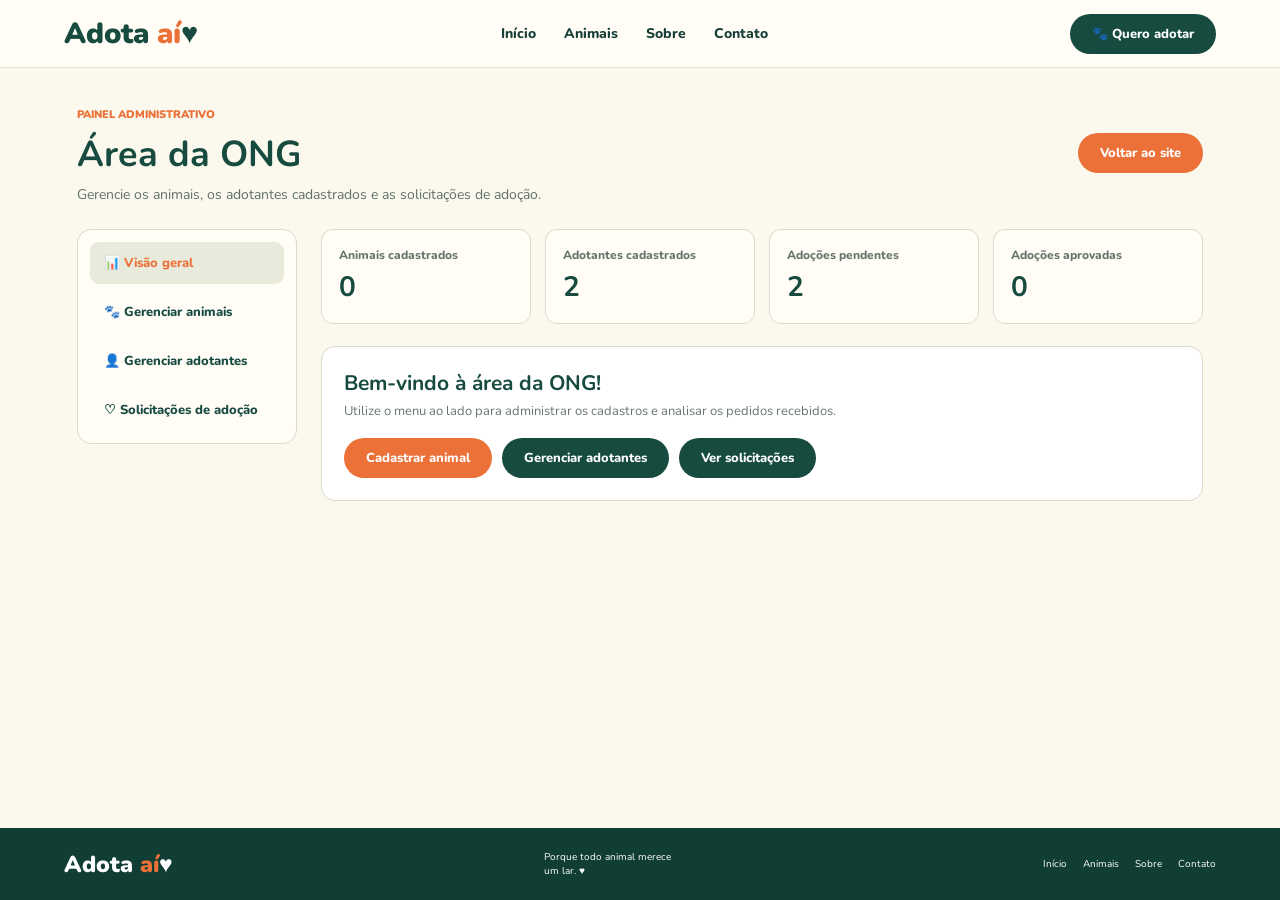
<file: ONG.html>
<!DOCTYPE html>
<html lang="pt-BR">
<head>
    <meta charset="UTF-8">
    <meta name="viewport" content="width=device-width, initial-scale=1.0">
    <title>Adota aí | Área da ONG</title>
    <link href="https://fonts.googleapis.com/css2?family=Nunito:wght@400;600;700;800;900&display=swap" rel="stylesheet">
    <link rel="stylesheet" href="style.css">
    <style>
        .ong-main {
            padding: 34px 6% 55px;
            max-width: 1440px;
            width: 100%;
            margin: 0 auto;
        }

        .ong-heading {
            display: flex;
            justify-content: space-between;
            align-items: center;
            gap: 20px;
            margin-bottom: 25px;
        }

        .ong-heading h1 {
            margin: 6px 0;
            color: var(--green);
            font-size: 36px;
        }

        .ong-heading p {
            margin: 0;
            color: #617169;
            font-size: 14px;
        }

        .ong-layout {
            display: grid;
            grid-template-columns: 220px minmax(0, 1fr);
            gap: 24px;
            align-items: start;
        }

        .ong-sidebar {
            background: #fffdf6;
            border: 1px solid var(--line);
            border-radius: 14px;
            padding: 12px;
            display: flex;
            flex-direction: column;
            gap: 7px;
            position: sticky;
            top: 85px;
        }

        .ong-tab {
            border: 0;
            background: transparent;
            text-align: left;
            padding: 12px 14px;
            border-radius: 9px;
            color: var(--green);
            font: 800 13px Nunito;
            cursor: pointer;
        }

        .ong-tab.active,
        .ong-tab:hover {
            background: #e8eadb;
            color: var(--orange);
        }

        .ong-content {
            min-width: 0;
        }

        .ong-panel {
            display: none;
        }

        .ong-panel.active {
            display: block;
        }

        .stats {
            display: grid;
            grid-template-columns: repeat(4, minmax(0, 1fr));
            gap: 14px;
            margin-bottom: 22px;
        }

        .stat-card {
            background: #fffdf6;
            border: 1px solid var(--line);
            border-radius: 12px;
            padding: 17px;
        }

        .stat-card span {
            display: block;
            font-size: 12px;
            color: #66756e;
            font-weight: 800;
        }

        .stat-card strong {
            display: block;
            font-size: 28px;
            color: var(--green);
            margin-top: 5px;
        }

        .panel-card {
            background: white;
            border: 1px solid var(--line);
            border-radius: 14px;
            padding: 22px;
            margin-bottom: 18px;
        }

        .panel-card h2 {
            color: var(--green);
            font-size: 21px;
            margin: 0 0 5px;
        }

        .panel-description {
            margin: 0 0 18px;
            color: #69766f;
            font-size: 13px;
        }

        .animal-form {
            display: grid;
            grid-template-columns: repeat(2, minmax(0, 1fr));
            gap: 13px;
        }

        .animal-form label,
        .field {
            display: flex;
            flex-direction: column;
            gap: 5px;
            font-size: 12px;
            font-weight: 800;
        }

        .animal-form input,
        .animal-form select,
        .animal-form textarea,
        .search-admin,
        .adoption-status {
            width: 100%;
            border: 1px solid #d9d4c8;
            border-radius: 8px;
            padding: 11px;
            background: #fffdf8;
            font: 13px Nunito;
            color: var(--ink);
        }

        .animal-form textarea {
            min-height: 78px;
        }

        .full {
            grid-column: 1/-1;
        }

        .form-actions {
            display: flex;
            gap: 10px;
            align-items: center;
            flex-wrap: wrap;
        }

        .admin-list {
            display: grid;
            gap: 10px;
        }

        .admin-row {
            display: flex;
            align-items: center;
            justify-content: space-between;
            gap: 15px;
            padding: 13px;
            border: 1px solid var(--line);
            border-radius: 10px;
            background: #fffdf8;
        }

        .admin-row.clickable {
            cursor: pointer;
            transition: border-color .18s, box-shadow .18s, transform .18s;
        }

        .admin-row.clickable:hover,
        .admin-row.clickable:focus-visible {
            border-color: var(--green);
            box-shadow: 0 4px 14px #233b2b12;
            outline: none;
            transform: translateY(-1px);
        }

        .detail-hint {
            display: block;
            margin-top: 5px;
            color: #87928b;
            font-size: 10px;
            font-weight: 700;
        }

        .admin-row h3 {
            margin: 0 0 3px;
            font-size: 14px;
            color: var(--green);
        }

        .admin-row p {
            margin: 0;
            font-size: 12px;
            color: #65736c;
        }

        .row-actions {
            display: flex;
            gap: 7px;
            flex-wrap: wrap;
        }

        .small-btn {
            border: 0;
            border-radius: 20px;
            padding: 8px 12px;
            cursor: pointer;
            font: 800 11px Nunito;
        }

        .remove-btn,
        .deny-btn {
            background: #f8e4df;
            color: #a33f2d;
        }

        .edit-btn {
            background: #e8eadb;
            color: var(--green);
        }

        .accept-btn {
            background: var(--green);
            color: white;
        }

        .status {
            display: inline-block;
            padding: 4px 9px;
            border-radius: 20px;
            font-size: 10px;
            font-weight: 900;
            background: #eee9d9;
            color: #6a5c3f;
            margin-top: 5px;
        }

        .status.aprovada {
            background: #e1f0e7;
            color: #246343;
        }

        .status.negada {
            background: #f8e4df;
            color: #a33f2d;
        }

        .empty-state {
            color: #718078;
            font-size: 13px;
            padding: 18px;
            text-align: center;
            background: #fffdf8;
            border: 1px dashed var(--line);
            border-radius: 10px;
        }

        .notice {
            background: #fff4df;
            border: 1px solid #f0d9a9;
            color: #735624;
            padding: 12px 15px;
            border-radius: 10px;
            font-size: 12px;
            margin-bottom: 18px;
            line-height: 1.5;
        }

        .feedback-admin {
            font-size: 12px;
            font-weight: 800;
            color: var(--green);
            min-height: 18px;
        }

        .modal-backdrop {
            display: none;
            position: fixed;
            inset: 0;
            background: #10251f99;
            z-index: 10;
            padding: 20px;
            align-items: center;
            justify-content: center;
        }

        .modal-backdrop.open {
            display: flex;
        }

        .modal {
            background: #fffdf6;
            border-radius: 15px;
            padding: 23px;
            width: min(520px, 100%);
            max-height: 90vh;
            overflow: auto;
        }

        .modal h2 {
            margin-top: 0;
            color: var(--green);
        }

        .modal-actions {
            display: flex;
            justify-content: flex-end;
            gap: 8px;
            margin-top: 15px;
        }

        .detail-modal {
            width: min(760px, 100%);
        }

        .detail-section {
            margin-top: 18px;
        }

        .detail-section h3 {
            color: var(--green);
            font-size: 15px;
            margin: 0 0 10px;
            padding-bottom: 7px;
            border-bottom: 1px solid var(--line);
        }

        .detail-grid {
            display: grid;
            grid-template-columns: repeat(2, minmax(0, 1fr));
            gap: 10px;
        }

        .detail-item {
            min-width: 0;
            padding: 10px 12px;
            border: 1px solid var(--line);
            border-radius: 9px;
            background: #fff;
        }

        .detail-item.wide {
            grid-column: 1/-1;
        }

        .detail-label {
            display: block;
            margin-bottom: 4px;
            color: #718078;
            font-size: 10px;
            font-weight: 900;
            text-transform: uppercase;
            letter-spacing: .04em;
        }

        .detail-value {
            display: block;
            color: var(--ink);
            font-size: 13px;
            overflow-wrap: anywhere;
            white-space: pre-wrap;
        }

        .detail-photo {
            display: block;
            max-width: 180px;
            max-height: 150px;
            object-fit: cover;
            border-radius: 10px;
            margin: 0 0 12px;
        }

        @media(max-width:800px) {
            .ong-layout {
                grid-template-columns: 1fr;
            }

            .ong-sidebar {
                position: static;
                flex-direction: row;
                flex-wrap: wrap;
            }

            .ong-tab {
                flex: 1 1 140px;
            }
        }

        @media(max-width:560px) {
            .ong-main {
                padding: 25px 4%;
            }

            .ong-heading {
                align-items: flex-start;
                flex-direction: column;
            }

            .ong-heading h1 {
                font-size: 29px;
            }

            .stats {
                grid-template-columns: repeat(2, minmax(0, 1fr));
            }

            .animal-form {
                grid-template-columns: 1fr;
            }

            .full {
                grid-column: 1;
            }

            .admin-row {
                align-items: flex-start;
                flex-direction: column;
            }

            .row-actions {
                width: 100%;
            }

            .detail-grid {
                grid-template-columns: 1fr;
            }

            .detail-item.wide {
                grid-column: 1;
            }
        }
    </style>
</head>

<body>
    <header class="topbar">
        <a class="logo" href="index.html">Adota <span>aí</span>♥️</a>
        <nav class="nav">
            <a href="index.html">Início</a>
            <a href="animais.html">Animais</a>
            <a href="sobre.html">Sobre</a>
            <a href="contato.html">Contato</a>
        </nav>
        <a class="btn dark" href="quero-adotar.html">🐾 Quero adotar</a>
    </header>

    <main class="ong-main">
        <div class="ong-heading">
            <div>
                <small>PAINEL ADMINISTRATIVO</small>
                <h1>Área da ONG</h1>
                <p>Gerencie os animais, os adotantes cadastrados e as solicitações de adoção.</p>
            </div>
            <a class="btn orange" href="index.html">Voltar ao site</a>
        </div>

        <div class="ong-layout">
            <aside class="ong-sidebar" aria-label="Navegação do painel">
                <button class="ong-tab active" data-panel="resumo">📊 Visão geral</button>
                <button class="ong-tab" data-panel="animais">🐾 Gerenciar animais</button>
                <button class="ong-tab" data-panel="adotantes">👤 Gerenciar adotantes</button>
                <button class="ong-tab" data-panel="adocoes">♡ Solicitações de adoção</button>
            </aside>

            <div class="ong-content">
                <section class="ong-panel active" id="panel-resumo">
                    <div class="stats">
                        <div class="stat-card"><span>Animais cadastrados</span><strong id="stat-animals">0</strong>
                        </div>
                        <div class="stat-card"><span>Adotantes cadastrados</span><strong id="stat-adopters">0</strong>
                        </div>
                        <div class="stat-card"><span>Adoções pendentes</span><strong id="stat-pending">0</strong></div>
                        <div class="stat-card"><span>Adoções aprovadas</span><strong id="stat-approved">0</strong></div>
                    </div>
                    <div class="panel-card">
                        <h2>Bem-vindo à área da ONG!</h2>
                        <p class="panel-description">Utilize o menu ao lado para administrar os cadastros e analisar os
                            pedidos recebidos.</p>
                        <div class="form-actions">
                            <button class="btn orange" type="button" data-go="animais">Cadastrar animal</button>
                            <button class="btn dark" type="button" data-go="adotantes">Gerenciar adotantes</button>
                            <button class="btn dark" type="button" data-go="adocoes">Ver solicitações</button>
                        </div>
                    </div>
                </section>

                <section class="ong-panel" id="panel-animais">
                    <div class="panel-card">
                        <h2 id="animal-form-title">Cadastrar novo animal</h2>
                        <p class="panel-description">Preencha as informações para adicionar um animal ao cadastro da
                            ONG.</p>
                        <form class="animal-form" id="animal-form">
                            <input type="hidden" id="animal-id">
                            <label>Nome do animal
                                <input id="animal-name" required maxlength="60" placeholder="Ex.: Mel">
                            </label>
                            <label>Espécie
                                <select id="animal-species" required>
                                    <option value="">Selecione</option>
                                    <option>Cachorro</option>
                                    <option>Gato</option>
                                </select>
                            </label>
                            <label>Idade
                                <input id="animal-age" required maxlength="30" placeholder="Ex.: 2 anos">
                            </label>
                            <label>Sexo
                                <select id="animal-sex" required>
                                    <option value="">Selecione</option>
                                    <option>Fêmea</option>
                                    <option>Macho</option>
                                </select>
                            </label>
                            <label>Foto (URL)
                                <input id="animal-photo" type="url" placeholder="https://...">
                            </label>
                            <label>Disponibilidade
                                <select id="animal-availability">
                                    <option>Disponível</option>
                                    <option>Em processo de adoção</option>
                                    <option>Adotado</option>
                                </select>
                            </label>
                            <label class="full">Descrição
                                <textarea id="animal-description" maxlength="500"
                                    placeholder="Conte um pouco sobre o animal..."></textarea>
                            </label>
                            <div class="form-actions full">
                                <button class="btn orange" type="submit" id="animal-submit">Cadastrar animal</button>
                                <button class="btn dark" type="button" id="animal-cancel" hidden>Cancelar
                                    edição</button>
                                <span class="feedback-admin" id="animal-feedback" aria-live="polite"></span>
                            </div>
                        </form>
                    </div>
                    <div class="panel-card">
                        <h2>Animais cadastrados</h2>
                        <p class="panel-description">Clique no cadastro para ver todas as informações. Use os botões
                            para editar ou remover.</p>
                        <div class="admin-list" id="animal-list"></div>
                    </div>
                </section>


                <section class="ong-panel" id="panel-adotantes">
                    <div class="panel-card">
                        <h2 id="adopter-form-title">Cadastrar novo adotante</h2>
                        <p class="panel-description">Cadastre e mantenha atualizadas as informações das pessoas
                            interessadas em adotar.</p>
                        <form class="animal-form" id="adopter-form">
                            <input type="hidden" id="adopter-id">
                            <label>Nome completo
                                <input id="adopter-name" required maxlength="100" placeholder="Nome do adotante">
                            </label>
                            <label>Idade
                                <input id="adopter-age" type="number" min="1" required placeholder="Ex.: 25">
                            </label>
                            <label>CPF
                                <input id="adopter-cpf" required maxlength="14" placeholder="000.000.000-00">
                            </label>
                            <label>E-mail
                                <input id="adopter-email" type="email" required maxlength="120"
                                    placeholder="email@exemplo.com">
                            </label>
                            <label>Telefone
                                <input id="adopter-phone" type="tel" required maxlength="25"
                                    placeholder="(00) 00000-0000">
                            </label>
                            <label>Renda mensal
                                <input id="adopter-income" required maxlength="40" placeholder="Ex.: R$ 2.000,00">
                            </label>
                            <label class="full">Endereço completo
                                <input id="adopter-address" required maxlength="180"
                                    placeholder="Rua, número, bairro e cidade">
                            </label>
                            <div class="form-actions full">
                                <button class="btn orange" type="submit" id="adopter-submit">Cadastrar adotante</button>
                                <button class="btn dark" type="button" id="adopter-cancel" hidden>Cancelar
                                    edição</button>
                                <span class="feedback-admin" id="adopter-feedback" aria-live="polite"></span>
                            </div>
                        </form>
                    </div>
                    <div class="panel-card">
                        <h2>Adotantes cadastrados</h2>
                        <p class="panel-description">Clique em um cadastro para consultar todas as informações. Também é
                            possível editar ou remover registros.</p>
                        <div class="admin-list" id="adopter-list"></div>
                    </div>
                </section>

                <section class="ong-panel" id="panel-adocoes">
                    <div class="panel-card">
                        <h2>Solicitações de adoção</h2>
                        <p class="panel-description">Clique em uma solicitação para consultar os dados completos do
                            animal, do adotante e da adoção.</p>
                        <div class="admin-list" id="adoption-list"></div>
                    </div>
                </section>
            </div>
        </div>
    </main>

    <footer class="footer">
        <a class="logo light" href="index.html">Adota <span>aí</span>♥️</a>
        <p>Porque todo animal merece<br>um lar. ♥️</p>
        <nav><a href="index.html">Início</a><a href="animais.html">Animais</a><a href="sobre.html">Sobre</a><a
                href="contato.html">Contato</a></nav>
    </footer>

    <div class="modal-backdrop" id="adoption-modal" role="dialog" aria-modal="true" aria-labelledby="modal-title">
        <div class="modal">
            <h2 id="modal-title">Atualizar solicitação</h2>
            <form id="adoption-form">
                <input type="hidden" id="adoption-id">
                <label class="field">Nome do interessado
                    <input class="search-admin" id="adoption-person" required>
                </label><br>
                <label class="field">E-mail
                    <input class="search-admin" id="adoption-email" type="email" required>
                </label><br>
                <label class="field">Animal solicitado
                    <input class="search-admin" id="adoption-animal" required>
                </label><br>
                <label class="field">Data da solicitação
                    <input class="search-admin" id="adoption-date" type="date">
                </label><br>
                <label class="field">Status
                    <select class="adoption-status" id="adoption-state">
                        <option value="Pendente">Pendente</option>
                        <option value="Aprovada">Aprovada</option>
                        <option value="Negada">Negada</option>
                    </select>
                </label>
                <div class="modal-actions">
                    <button class="btn dark" type="button" id="close-modal">Cancelar</button>
                    <button class="btn orange" type="submit">Salvar alterações</button>
                </div>
            </form>
        </div>
    </div>

    <div class="modal-backdrop" id="record-modal" role="dialog" aria-modal="true" aria-labelledby="record-modal-title">
        <div class="modal detail-modal">
            <h2 id="record-modal-title">Detalhes do cadastro</h2>
            <div id="record-modal-content"></div>
            <div class="modal-actions">
                <button class="btn dark" type="button" id="close-record-modal">Fechar</button>
            </div>
        </div>
    </div>

    <script>
        (function () {
            const ANIMALS_KEY = 'adotaai_ong_animals';
            const ADOPTIONS_KEY = 'adotaai_ong_adoptions';
            const ADOPTERS_KEY = 'adotaai_ong_adopters';

            let animals = readStore(ANIMALS_KEY, []);
            let adoptions = readStore(ADOPTIONS_KEY, [
                { id: 1, person: 'Exemplo: Ana Souza', email: 'ana@email.com', animal: 'Mel', status: 'Pendente' },
                { id: 2, person: 'Exemplo: Pedro Lima', email: 'pedro@email.com', animal: 'Thor', status: 'Pendente' }
            ]);
            let adopters = readStore(ADOPTERS_KEY, []);

            function readStore(key, fallback) {
                try {
                    const saved = localStorage.getItem(key);
                    return saved ? JSON.parse(saved) : fallback;
                } catch (_) { return fallback; }
            }

            function saveStore() {
                localStorage.setItem(ANIMALS_KEY, JSON.stringify(animals));
                localStorage.setItem(ADOPTIONS_KEY, JSON.stringify(adoptions));
                localStorage.setItem(ADOPTERS_KEY, JSON.stringify(adopters));
                render();
            }

            function escapeHTML(value) {
                return String(value ?? '').replace(/[&<>"']/g, char => ({ '&': '&amp;', '<': '&lt;', '>': '&gt;', '"': '&quot;', "'": '&#39;' }[char]));
            }

            function displayValue(value) {
                return value !== undefined && value !== null && String(value).trim() !== '' ? String(value) : 'Não informado';
            }

            function formatDate(value) {
                if (!value) return 'Não informada';
                const parts = String(value).split('-');
                return parts.length === 3 ? `${parts[2]}/${parts[1]}/${parts[0]}` : value;
            }

            function nextId(items) {
                return Math.max(Date.now(), ...items.map(item => Number(item.id) || 0)) + 1;
            }

            // Converte solicitações antigas em cadastros de adotantes, sem preencher dados inexistentes.
            function connectAdoptersToAdoptions() {
                adoptions.forEach((adoption, index) => {
                    let adopter = adopters.find(item => Number(item.id) === Number(adoption.adopterId));
                    if (!adopter && adoption.email) {
                        adopter = adopters.find(item => String(item.email || '').toLowerCase() === String(adoption.email).toLowerCase());
                    }
                    if (!adopter && adoption.person) {
                        adopter = adopters.find(item => String(item.name || '').toLowerCase() === String(adoption.person).toLowerCase());
                    }
                    if (!adopter) {
                        const id = Number(adoption.adopterId) || nextId(adopters) + index;
                        adopter = {
                            id,
                            name: adoption.person || '',
                            age: '',
                            cpf: '',
                            email: adoption.email || '',
                            phone: '',
                            income: '',
                            address: ''
                        };
                        adopters.push(adopter);
                    }
                    adoption.adopterId = adopter.id;
                });
            }
            connectAdoptersToAdoptions();

            function showPanel(name) {
                document.querySelectorAll('.ong-tab').forEach(btn => btn.classList.toggle('active', btn.dataset.panel === name));
                document.querySelectorAll('.ong-panel').forEach(panel => panel.classList.toggle('active', panel.id === 'panel-' + name));
            }
            document.querySelectorAll('.ong-tab').forEach(btn => btn.addEventListener('click', () => showPanel(btn.dataset.panel)));
            document.querySelectorAll('[data-go]').forEach(btn => btn.addEventListener('click', () => showPanel(btn.dataset.go)));

            const animalForm = document.getElementById('animal-form');
            animalForm.addEventListener('submit', event => {
                event.preventDefault();
                const id = document.getElementById('animal-id').value;
                const animal = {
                    id: id ? Number(id) : nextId(animals),
                    name: document.getElementById('animal-name').value.trim(),
                    species: document.getElementById('animal-species').value,
                    age: document.getElementById('animal-age').value.trim(),
                    sex: document.getElementById('animal-sex').value,
                    photo: document.getElementById('animal-photo').value.trim(),
                    availability: document.getElementById('animal-availability').value,
                    description: document.getElementById('animal-description').value.trim()
                };
                if (id) {
                    animals = animals.map(item => Number(item.id) === Number(id) ? animal : item);
                    document.getElementById('animal-feedback').textContent = 'Cadastro atualizado neste navegador.';
                } else {
                    animals.push(animal);
                    document.getElementById('animal-feedback').textContent = 'Animal cadastrado neste navegador.';
                }
                resetAnimalForm();
                saveStore();
            });

            function resetAnimalForm() {
                animalForm.reset();
                document.getElementById('animal-id').value = '';
                document.getElementById('animal-form-title').textContent = 'Cadastrar novo animal';
                document.getElementById('animal-submit').textContent = 'Cadastrar animal';
                document.getElementById('animal-cancel').hidden = true;
            }
            document.getElementById('animal-cancel').addEventListener('click', resetAnimalForm);

            // Ações do cadastro de animais e abertura da ficha completa ao clicar no cartão.
            document.getElementById('animal-list').addEventListener('click', event => {
                const button = event.target.closest('button[data-action]');
                if (button) {
                    const id = Number(button.dataset.id);
                    const animal = animals.find(item => Number(item.id) === id);
                    if (!animal) return;
                    if (button.dataset.action === 'remove') {
                        if (confirm('Tem certeza de que deseja remover este animal?')) {
                            animals = animals.filter(item => Number(item.id) !== id);
                            saveStore();
                        }
                    } else if (button.dataset.action === 'edit') {
                        document.getElementById('animal-id').value = animal.id;
                        document.getElementById('animal-name').value = animal.name || '';
                        document.getElementById('animal-species').value = animal.species || '';
                        document.getElementById('animal-age').value = animal.age || '';
                        document.getElementById('animal-sex').value = animal.sex || '';
                        document.getElementById('animal-photo').value = animal.photo || '';
                        document.getElementById('animal-availability').value = animal.availability || 'Disponível';
                        document.getElementById('animal-description').value = animal.description || '';
                        document.getElementById('animal-form-title').textContent = 'Editar animal';
                        document.getElementById('animal-submit').textContent = 'Salvar alterações';
                        document.getElementById('animal-cancel').hidden = false;
                        showPanel('animais');
                        window.scrollTo({ top: 0, behavior: 'smooth' });
                    }
                    return;
                }
                const card = event.target.closest('[data-detail-type="animal"]');
                if (card) openRecordDetails('animal', Number(card.dataset.id));
            });

            // Cadastro, edição e remoção de adotantes.
            const adopterForm = document.getElementById('adopter-form');
            adopterForm.addEventListener('submit', event => {
                event.preventDefault();
                const id = document.getElementById('adopter-id').value;
                const adopter = {
                    id: id ? Number(id) : nextId(adopters),
                    name: document.getElementById('adopter-name').value.trim(),
                    age: document.getElementById('adopter-age').value.trim(),
                    cpf: document.getElementById('adopter-cpf').value.trim(),
                    email: document.getElementById('adopter-email').value.trim(),
                    phone: document.getElementById('adopter-phone').value.trim(),
                    income: document.getElementById('adopter-income').value.trim(),
                    address: document.getElementById('adopter-address').value.trim()
                };
                if (id) {
                    adopters = adopters.map(item => Number(item.id) === Number(id) ? adopter : item);
                    adoptions.forEach(item => {
                        if (Number(item.adopterId) === adopter.id) {
                            item.person = adopter.name;
                            item.email = adopter.email;
                        }
                    });
                    document.getElementById('adopter-feedback').textContent = 'Cadastro de adotante atualizado.';
                } else {
                    adopters.push(adopter);
                    document.getElementById('adopter-feedback').textContent = 'Adotante cadastrado neste navegador.';
                }
                resetAdopterForm();
                saveStore();
            });

            function resetAdopterForm() {
                adopterForm.reset();
                document.getElementById('adopter-id').value = '';
                document.getElementById('adopter-form-title').textContent = 'Cadastrar novo adotante';
                document.getElementById('adopter-submit').textContent = 'Cadastrar adotante';
                document.getElementById('adopter-cancel').hidden = true;
            }
            document.getElementById('adopter-cancel').addEventListener('click', resetAdopterForm);

            document.getElementById('adopter-list').addEventListener('click', event => {
                const button = event.target.closest('button[data-adopter-action]');
                if (button) {
                    const id = Number(button.dataset.id);
                    const adopter = adopters.find(item => Number(item.id) === id);
                    if (!adopter) return;
                    if (button.dataset.adopterAction === 'remove') {
                        const hasAdoptions = adoptions.some(item => Number(item.adopterId) === id);
                        if (hasAdoptions) {
                            alert('Este adotante possui solicitações de adoção registradas e não pode ser removido.');
                            return;
                        }
                        if (confirm('Tem certeza de que deseja remover este adotante?')) {
                            adopters = adopters.filter(item => Number(item.id) !== id);
                            saveStore();
                        }
                    } else if (button.dataset.adopterAction === 'edit') {
                        document.getElementById('adopter-id').value = adopter.id;
                        document.getElementById('adopter-name').value = adopter.name || '';
                        document.getElementById('adopter-age').value = adopter.age || '';
                        document.getElementById('adopter-cpf').value = adopter.cpf || '';
                        document.getElementById('adopter-email').value = adopter.email || '';
                        document.getElementById('adopter-phone').value = adopter.phone || '';
                        document.getElementById('adopter-income').value = adopter.income || '';
                        document.getElementById('adopter-address').value = adopter.address || '';
                        document.getElementById('adopter-form-title').textContent = 'Editar adotante';
                        document.getElementById('adopter-submit').textContent = 'Salvar alterações';
                        document.getElementById('adopter-cancel').hidden = false;
                        showPanel('adotantes');
                        window.scrollTo({ top: 0, behavior: 'smooth' });
                    }
                    return;
                }
                const card = event.target.closest('[data-detail-type="adopter"]');
                if (card) openRecordDetails('adopter', Number(card.dataset.id));
            });

            // Modal de edição das solicitações de adoção.
            const modal = document.getElementById('adoption-modal');
            function closeModal() { modal.classList.remove('open'); }
            document.getElementById('close-modal').addEventListener('click', closeModal);
            modal.addEventListener('click', event => { if (event.target === modal) closeModal(); });

            document.getElementById('adoption-list').addEventListener('click', event => {
                const button = event.target.closest('button[data-adoption-action]');
                if (button) {
                    const adoption = adoptions.find(item => Number(item.id) === Number(button.dataset.id));
                    if (!adoption) return;
                    if (button.dataset.adoptionAction === 'edit') {
                        document.getElementById('adoption-id').value = adoption.id;
                        document.getElementById('adoption-person').value = adoption.person || '';
                        document.getElementById('adoption-email').value = adoption.email || '';
                        document.getElementById('adoption-animal').value = adoption.animal || '';
                        document.getElementById('adoption-date').value = adoption.date || '';
                        document.getElementById('adoption-state').value = adoption.status || 'Pendente';
                        modal.classList.add('open');
                    } else {
                        adoption.status = button.dataset.adoptionAction === 'accept' ? 'Aprovada' : 'Negada';
                        saveStore();
                    }
                    return;
                }
                const card = event.target.closest('[data-detail-type="adoption"]');
                if (card) openRecordDetails('adoption', Number(card.dataset.id));
            });

            document.getElementById('adoption-form').addEventListener('submit', event => {
                event.preventDefault();
                const id = Number(document.getElementById('adoption-id').value);
                const adoption = adoptions.find(item => Number(item.id) === id);
                if (adoption) {
                    adoption.person = document.getElementById('adoption-person').value.trim();
                    adoption.email = document.getElementById('adoption-email').value.trim();
                    adoption.animal = document.getElementById('adoption-animal').value.trim();
                    adoption.date = document.getElementById('adoption-date').value;
                    adoption.status = document.getElementById('adoption-state').value;
                    const adopter = adopters.find(item => Number(item.id) === Number(adoption.adopterId));
                    if (adopter) {
                        adopter.name = adoption.person;
                        adopter.email = adoption.email;
                    }
                    saveStore();
                }
                closeModal();
            });

            // Modal de consulta detalhada.
            const recordModal = document.getElementById('record-modal');
            function closeRecordModal() { recordModal.classList.remove('open'); }
            document.getElementById('close-record-modal').addEventListener('click', closeRecordModal);
            recordModal.addEventListener('click', event => { if (event.target === recordModal) closeRecordModal(); });
            document.addEventListener('keydown', event => {
                if (event.key === 'Escape') {
                    closeModal();
                    closeRecordModal();
                }
            });

            function detailItem(label, value, wide = false) {
                return `<div class="detail-item${wide ? ' wide' : ''}"><span class="detail-label">${escapeHTML(label)}</span><span class="detail-value">${escapeHTML(displayValue(value))}</span></div>`;
            }

            function detailSection(title, items) {
                return `<section class="detail-section"><h3>${escapeHTML(title)}</h3><div class="detail-grid">${items.join('')}</div></section>`;
            }

            function openRecordDetails(type, id) {
                let title = '';
                let content = '';
                if (type === 'animal') {
                    const animal = animals.find(item => Number(item.id) === id);
                    if (!animal) return;
                    title = `Ficha do animal: ${animal.name || 'Sem nome'}`;
                    const photo = animal.photo && /^https?:\/\//i.test(animal.photo)
                        ? `<img class="detail-photo" src="${escapeHTML(animal.photo)}" alt="Foto de ${escapeHTML(animal.name || 'animal')}">`
                        : '';
                    content = photo + detailSection('Informações do animal', [
                        detailItem('Código', animal.id),
                        detailItem('Nome', animal.name),
                        detailItem('Espécie', animal.species),
                        detailItem('Idade', animal.age),
                        detailItem('Sexo', animal.sex),
                        detailItem('Disponibilidade', animal.availability),
                        detailItem('Descrição', animal.description, true),
                        detailItem('Foto (URL)', animal.photo, true)
                    ]);
                } else if (type === 'adopter') {
                    const adopter = adopters.find(item => Number(item.id) === id);
                    if (!adopter) return;
                    const related = adoptions.filter(item => Number(item.adopterId) === id);
                    title = `Ficha do adotante: ${adopter.name || 'Sem nome'}`;
                    content = detailSection('Informações do adotante', [
                        detailItem('Código', adopter.id),
                        detailItem('Nome completo', adopter.name),
                        detailItem('Idade', adopter.age),
                        detailItem('CPF', adopter.cpf),
                        detailItem('E-mail', adopter.email),
                        detailItem('Telefone', adopter.phone),
                        detailItem('Renda mensal', adopter.income),
                        detailItem('Endereço completo', adopter.address, true)
                    ]) + detailSection('Solicitações relacionadas', [
                        detailItem('Quantidade de solicitações', related.length),
                        detailItem('Animais solicitados', related.map(item => item.animal).filter(Boolean).join(', '))
                    ]);
                } else if (type === 'adoption') {
                    const adoption = adoptions.find(item => Number(item.id) === id);
                    if (!adoption) return;
                    const adopter = adopters.find(item => Number(item.id) === Number(adoption.adopterId)) || {};
                    const animal = animals.find(item => Number(item.id) === Number(adoption.animalId)) || animals.find(item => String(item.name || '').toLowerCase() === String(adoption.animal || '').toLowerCase()) || {};
                    title = `Detalhes da adoção #${adoption.id}`;
                    content = detailSection('Informações da adoção', [
                        detailItem('Código da adoção', adoption.codigo || adoption.id),
                        detailItem('Data da solicitação', formatDate(adoption.date)),
                        detailItem('Situação', adoption.status)
                    ]) + detailSection('Animal solicitado', [
                        detailItem('Nome', animal.name || adoption.animal),
                        detailItem('Código', animal.id),
                        detailItem('Espécie', animal.species),
                        detailItem('Idade', animal.age),
                        detailItem('Sexo', animal.sex),
                        detailItem('Disponibilidade', animal.availability),
                        detailItem('Descrição', animal.description, true)
                    ]) + detailSection('Dados do adotante', [
                        detailItem('Nome completo', adopter.name || adoption.person),
                        detailItem('Idade', adopter.age),
                        detailItem('CPF', adopter.cpf),
                        detailItem('E-mail', adopter.email || adoption.email),
                        detailItem('Telefone', adopter.phone),
                        detailItem('Renda mensal', adopter.income),
                        detailItem('Endereço completo', adopter.address, true)
                    ]);
                }
                document.getElementById('record-modal-title').textContent = title;
                document.getElementById('record-modal-content').innerHTML = content;
                recordModal.classList.add('open');
            }

            function render() {
                document.getElementById('stat-animals').textContent = animals.length;
                document.getElementById('stat-adopters').textContent = adopters.length;
                document.getElementById('stat-pending').textContent = adoptions.filter(item => item.status === 'Pendente').length;
                document.getElementById('stat-approved').textContent = adoptions.filter(item => item.status === 'Aprovada').length;

                const animalList = document.getElementById('animal-list');
                animalList.innerHTML = animals.length ? animals.map(animal => `
            <article class="admin-row clickable" data-detail-type="animal" data-id="${Number(animal.id)}" role="button" tabindex="0" aria-label="Ver detalhes de ${escapeHTML(animal.name)}">
                <div><h3>${escapeHTML(animal.name)} · ${escapeHTML(animal.species)}</h3>
                <p>${escapeHTML(animal.age)} · ${escapeHTML(animal.sex)} · ${escapeHTML(animal.availability)}</p>
                <span class="detail-hint">Clique para ver todas as informações</span></div>
                <div class="row-actions">
                    <button class="small-btn edit-btn" data-action="edit" data-id="${Number(animal.id)}" type="button">Editar</button>
                    <button class="small-btn remove-btn" data-action="remove" data-id="${Number(animal.id)}" type="button">Remover</button>
                </div>
            </article>`).join('') : '<div class="empty-state">Nenhum animal cadastrado ainda.</div>';

                const adopterList = document.getElementById('adopter-list');
                adopterList.innerHTML = adopters.length ? adopters.map(adopter => `
            <article class="admin-row clickable" data-detail-type="adopter" data-id="${Number(adopter.id)}" role="button" tabindex="0" aria-label="Ver detalhes de ${escapeHTML(adopter.name)}">
                <div><h3>${escapeHTML(adopter.name)}</h3>
                <p>${escapeHTML(adopter.email || 'E-mail não informado')} · ${escapeHTML(adopter.phone || 'Telefone não informado')}</p>
                <span class="detail-hint">Clique para ver todas as informações</span></div>
                <div class="row-actions">
                    <button class="small-btn edit-btn" data-adopter-action="edit" data-id="${Number(adopter.id)}" type="button">Editar</button>
                    <button class="small-btn remove-btn" data-adopter-action="remove" data-id="${Number(adopter.id)}" type="button">Remover</button>
                </div>
            </article>`).join('') : '<div class="empty-state">Nenhum adotante cadastrado ainda.</div>';

                const adoptionList = document.getElementById('adoption-list');
                adoptionList.innerHTML = adoptions.length ? adoptions.map(item => `
            <article class="admin-row clickable" data-detail-type="adoption" data-id="${Number(item.id)}" role="button" tabindex="0" aria-label="Ver detalhes da adoção de ${escapeHTML(item.person)} para ${escapeHTML(item.animal)}">
                <div><h3>${escapeHTML(item.person)} · ${escapeHTML(item.animal)}</h3>
                <p>${escapeHTML(item.email)}</p><span class="status ${(item.status || 'pendente').toLowerCase()}">${escapeHTML(item.status || 'Pendente')}</span>
                <span class="detail-hint">Clique para ver os dados completos da adoção</span></div>
                <div class="row-actions">
                    <button class="small-btn accept-btn" data-adoption-action="accept" data-id="${Number(item.id)}" type="button">Aceitar</button>
                    <button class="small-btn deny-btn" data-adoption-action="deny" data-id="${Number(item.id)}" type="button">Negar</button>
                    <button class="small-btn edit-btn" data-adoption-action="edit" data-id="${Number(item.id)}" type="button">Modificar</button>
                </div>
            </article>`).join('') : '<div class="empty-state">Nenhuma solicitação de adoção cadastrada.</div>';
            }

            // Permite abrir os cartões também pelo teclado (Enter ou Espaço).
            document.querySelectorAll('.admin-list').forEach(list => list.addEventListener('keydown', event => {
                if ((event.key !== 'Enter' && event.key !== ' ') || event.target !== event.currentTarget.querySelector('.admin-row:focus')) return;
                const card = event.target.closest('[data-detail-type]');
                if (card) {
                    event.preventDefault();
                    openRecordDetails(card.dataset.detailType, Number(card.dataset.id));
                }
            }));

            // Persiste os vínculos criados durante a migração dos registros antigos.
            localStorage.setItem(ADOPTERS_KEY, JSON.stringify(adopters));
            localStorage.setItem(ADOPTIONS_KEY, JSON.stringify(adoptions));
            render();
        })();
    </script>
</body>
</html>
</file>
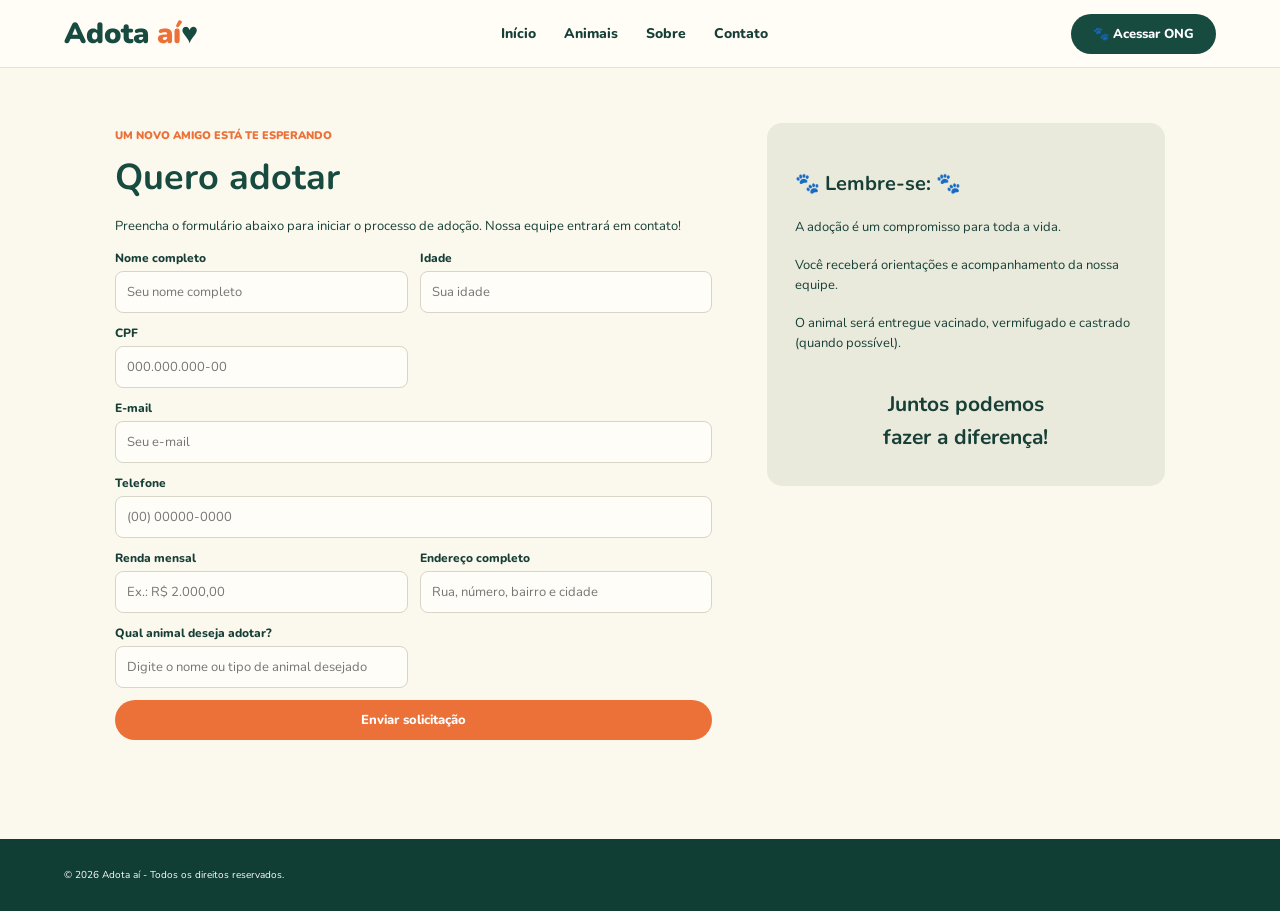
<file: quero-adotar.html>
<!DOCTYPE html>
<html lang="pt-BR">
<head>
    <meta charset="UTF-8">
    <meta name="viewport" content="width=device-width, initial-scale=1.0">
    <title>Adota aí | Quero adotar</title>

    <link href="https://fonts.googleapis.com/css2?family=Nunito:wght@400;600;700;800;900&display=swap" rel="stylesheet">
    <link rel="stylesheet" href="style.css">
</head>

<body>

<header class="topbar">
    <a class="logo" href="index.html">Adota <span>aí</span>♥️</a>

    <nav class="nav">
        <a href="index.html">Início</a>
        <a href="animais.html">Animais</a>
        <a href="sobre.html">Sobre</a>
        <a href="contato.html">Contato</a>
    </nav>

    <a class="btn dark" href="ONG.html">🐾 Acessar ONG</a>
</header>

<main class="adopt-wrap">

    <section>
        <small>UM NOVO AMIGO ESTÁ TE ESPERANDO</small>

        <h1>Quero adotar</h1>

        <p>Preencha o formulário abaixo para iniciar o processo de adoção. Nossa equipe entrará em contato!</p>

        <form class="adopt-form" data-demo-form>

            <label>
                Nome completo
                <input type="text" name="nome" placeholder="Seu nome completo" required>
            </label>

            <label>
                Idade
                <input type="number" name="idade" placeholder="Sua idade" min="1" required>
            </label>

            <label>
                CPF
                <input type="text" name="cpf" placeholder="000.000.000-00" required>
            </label>

            <label>
                E-mail
                <input type="email" name="email" placeholder="Seu e-mail" required>
            </label>

            <label>
                Telefone
                <input type="tel" name="telefone" placeholder="(00) 00000-0000" required>
            </label>

            <label>
                Renda mensal
                <input type="text" name="renda" placeholder="Ex.: R$ 2.000,00" required>
            </label>

            <label class="campo-endereco">
                Endereço completo
                <input type="text" name="endereco" placeholder="Rua, número, bairro e cidade" required>
            </label>

            <label class="campo-animal">
                Qual animal deseja adotar?
                <input type="text" name="animal" placeholder="Digite o nome ou tipo de animal desejado" required>
            </label>

            <button type="submit" class="btn orange">
                Enviar solicitação
            </button>

            <p class="feedback"></p>

        </form>
    </section>

    <aside class="remember">
        <h2>🐾 Lembre-se: 🐾</h2>

        <p>A adoção é um compromisso para toda a vida.</p>

        <p>Você receberá orientações e acompanhamento da nossa equipe.</p>

        <p>O animal será entregue vacinado, vermifugado e castrado (quando possível).</p>

        <h3>Juntos podemos<br>fazer a diferença!</h3>
    </aside>

</main>

<footer class="footer">
    <p>© 2026 Adota aí - Todos os direitos reservados.</p>
</footer>

</body>
</html>
</file>
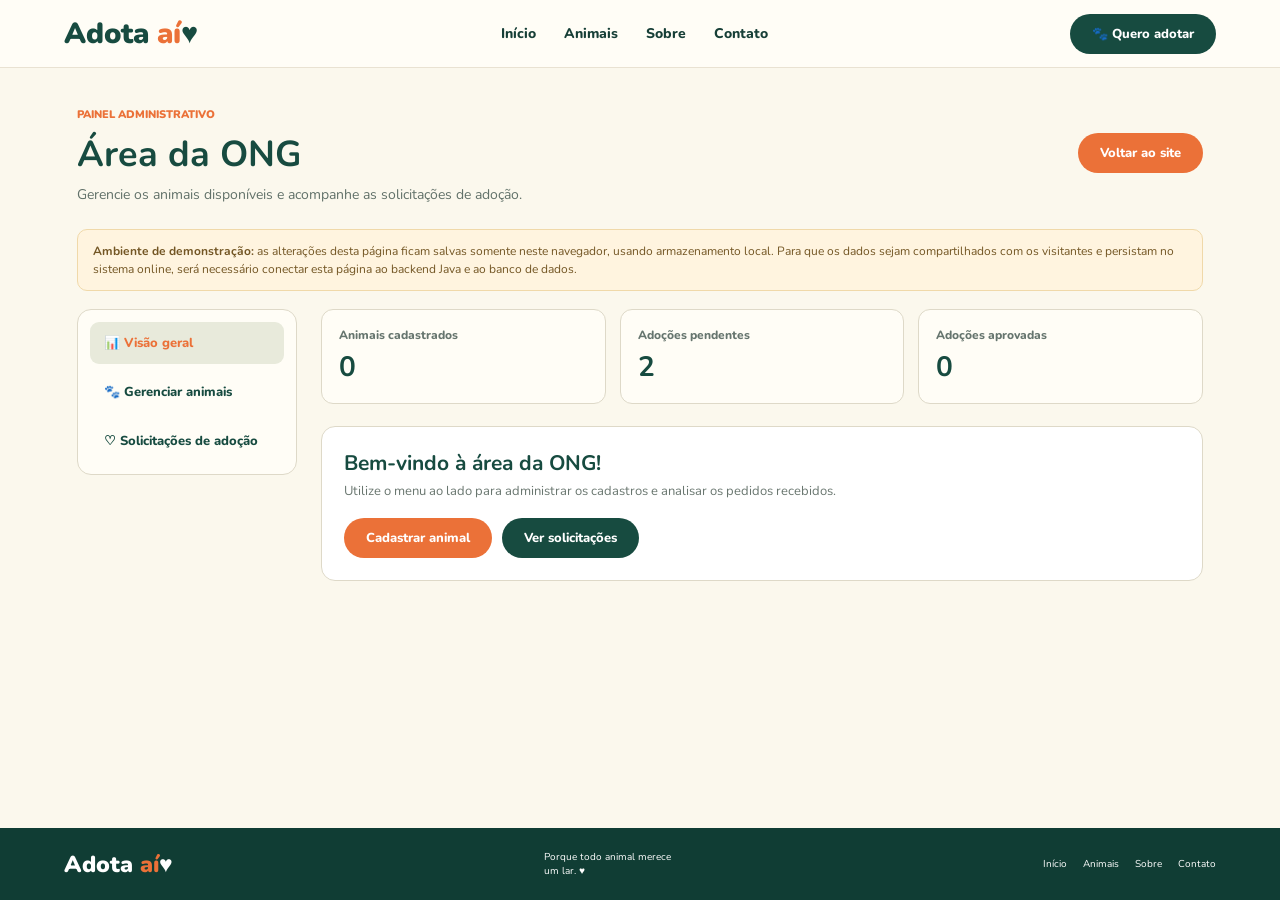
<file: Codigo-Web/ONG.html>
<!DOCTYPE html>
<html lang="pt-BR">
<head>
    <meta charset="UTF-8">
    <meta name="viewport" content="width=device-width, initial-scale=1.0">
    <title>Adota aí | Área da ONG</title>
    <link href="https://fonts.googleapis.com/css2?family=Nunito:wght@400;600;700;800;900&display=swap" rel="stylesheet">
    <link rel="stylesheet" href="style.css">
    <style>
        .ong-main { padding: 34px 6% 55px; max-width: 1440px; width: 100%; margin: 0 auto; }
        .ong-heading { display:flex; justify-content:space-between; align-items:center; gap:20px; margin-bottom:25px; }
        .ong-heading h1 { margin:6px 0; color:var(--green); font-size:36px; }
        .ong-heading p { margin:0; color:#617169; font-size:14px; }
        .ong-layout { display:grid; grid-template-columns:220px minmax(0,1fr); gap:24px; align-items:start; }
        .ong-sidebar { background:#fffdf6; border:1px solid var(--line); border-radius:14px; padding:12px; display:flex; flex-direction:column; gap:7px; position:sticky; top:85px; }
        .ong-tab { border:0; background:transparent; text-align:left; padding:12px 14px; border-radius:9px; color:var(--green); font:800 13px Nunito; cursor:pointer; }
        .ong-tab.active,.ong-tab:hover { background:#e8eadb; color:var(--orange); }
        .ong-content { min-width:0; }
        .ong-panel { display:none; }
        .ong-panel.active { display:block; }
        .stats { display:grid; grid-template-columns:repeat(3,minmax(0,1fr)); gap:14px; margin-bottom:22px; }
        .stat-card { background:#fffdf6; border:1px solid var(--line); border-radius:12px; padding:17px; }
        .stat-card span { display:block; font-size:12px; color:#66756e; font-weight:800; }
        .stat-card strong { display:block; font-size:28px; color:var(--green); margin-top:5px; }
        .panel-card { background:white; border:1px solid var(--line); border-radius:14px; padding:22px; margin-bottom:18px; }
        .panel-card h2 { color:var(--green); font-size:21px; margin:0 0 5px; }
        .panel-description { margin:0 0 18px; color:#69766f; font-size:13px; }
        .animal-form { display:grid; grid-template-columns:repeat(2,minmax(0,1fr)); gap:13px; }
        .animal-form label,.field { display:flex; flex-direction:column; gap:5px; font-size:12px; font-weight:800; }
        .animal-form input,.animal-form select,.animal-form textarea,.search-admin,.adoption-status { width:100%; border:1px solid #d9d4c8; border-radius:8px; padding:11px; background:#fffdf8; font:13px Nunito; color:var(--ink); }
        .animal-form textarea { min-height:78px; }
        .full { grid-column:1/-1; }
        .form-actions { display:flex; gap:10px; align-items:center; flex-wrap:wrap; }
        .admin-list { display:grid; gap:10px; }
        .admin-row { display:flex; align-items:center; justify-content:space-between; gap:15px; padding:13px; border:1px solid var(--line); border-radius:10px; background:#fffdf8; }
        .admin-row h3 { margin:0 0 3px; font-size:14px; color:var(--green); }
        .admin-row p { margin:0; font-size:12px; color:#65736c; }
        .row-actions { display:flex; gap:7px; flex-wrap:wrap; }
        .small-btn { border:0; border-radius:20px; padding:8px 12px; cursor:pointer; font:800 11px Nunito; }
        .remove-btn,.deny-btn { background:#f8e4df; color:#a33f2d; }
        .edit-btn { background:#e8eadb; color:var(--green); }
        .accept-btn { background:var(--green); color:white; }
        .status { display:inline-block; padding:4px 9px; border-radius:20px; font-size:10px; font-weight:900; background:#eee9d9; color:#6a5c3f; margin-top:5px; }
        .status.aprovada { background:#e1f0e7; color:#246343; }
        .status.negada { background:#f8e4df; color:#a33f2d; }
        .empty-state { color:#718078; font-size:13px; padding:18px; text-align:center; background:#fffdf8; border:1px dashed var(--line); border-radius:10px; }
        .notice { background:#fff4df; border:1px solid #f0d9a9; color:#735624; padding:12px 15px; border-radius:10px; font-size:12px; margin-bottom:18px; line-height:1.5; }
        .feedback-admin { font-size:12px; font-weight:800; color:var(--green); min-height:18px; }
        .modal-backdrop { display:none; position:fixed; inset:0; background:#10251f99; z-index:10; padding:20px; align-items:center; justify-content:center; }
        .modal-backdrop.open { display:flex; }
        .modal { background:#fffdf6; border-radius:15px; padding:23px; width:min(520px,100%); max-height:90vh; overflow:auto; }
        .modal h2 { margin-top:0; color:var(--green); }
        .modal-actions { display:flex; justify-content:flex-end; gap:8px; margin-top:15px; }
        @media(max-width:800px) { .ong-layout { grid-template-columns:1fr; } .ong-sidebar { position:static; flex-direction:row; flex-wrap:wrap; } .ong-tab { flex:1 1 140px; } }
        @media(max-width:560px) { .ong-main { padding:25px 4%; } .ong-heading { align-items:flex-start; flex-direction:column; } .ong-heading h1 { font-size:29px; } .stats { grid-template-columns:1fr; } .animal-form { grid-template-columns:1fr; } .full { grid-column:1; } .admin-row { align-items:flex-start; flex-direction:column; } .row-actions { width:100%; } }
    </style>
</head>
<body>
<header class="topbar">
    <a class="logo" href="index.html">Adota <span>aí</span>♥️</a>
    <nav class="nav">
        <a href="index.html">Início</a>
        <a href="animais.html">Animais</a>
        <a href="sobre.html">Sobre</a>
        <a href="contato.html">Contato</a>
    </nav>
    <a class="btn dark" href="quero-adotar.html">🐾 Quero adotar</a>
</header>

<main class="ong-main">
    <div class="ong-heading">
        <div>
            <small>PAINEL ADMINISTRATIVO</small>
            <h1>Área da ONG</h1>
            <p>Gerencie os animais disponíveis e acompanhe as solicitações de adoção.</p>
        </div>
        <a class="btn orange" href="index.html">Voltar ao site</a>
    </div>

    <div class="notice">
        <strong>Ambiente de demonstração:</strong> as alterações desta página ficam salvas somente neste navegador, usando armazenamento local. Para que os dados sejam compartilhados com os visitantes e persistam no sistema online, será necessário conectar esta página ao backend Java e ao banco de dados.
    </div>

    <div class="ong-layout">
        <aside class="ong-sidebar" aria-label="Navegação do painel">
            <button class="ong-tab active" data-panel="resumo">📊 Visão geral</button>
            <button class="ong-tab" data-panel="animais">🐾 Gerenciar animais</button>
            <button class="ong-tab" data-panel="adocoes">♡ Solicitações de adoção</button>
        </aside>

        <div class="ong-content">
            <section class="ong-panel active" id="panel-resumo">
                <div class="stats">
                    <div class="stat-card"><span>Animais cadastrados</span><strong id="stat-animals">0</strong></div>
                    <div class="stat-card"><span>Adoções pendentes</span><strong id="stat-pending">0</strong></div>
                    <div class="stat-card"><span>Adoções aprovadas</span><strong id="stat-approved">0</strong></div>
                </div>
                <div class="panel-card">
                    <h2>Bem-vindo à área da ONG!</h2>
                    <p class="panel-description">Utilize o menu ao lado para administrar os cadastros e analisar os pedidos recebidos.</p>
                    <div class="form-actions">
                        <button class="btn orange" type="button" data-go="animais">Cadastrar animal</button>
                        <button class="btn dark" type="button" data-go="adocoes">Ver solicitações</button>
                    </div>
                </div>
            </section>

            <section class="ong-panel" id="panel-animais">
                <div class="panel-card">
                    <h2 id="animal-form-title">Cadastrar novo animal</h2>
                    <p class="panel-description">Preencha as informações para adicionar um animal ao cadastro da ONG.</p>
                    <form class="animal-form" id="animal-form">
                        <input type="hidden" id="animal-id">
                        <label>Nome do animal
                            <input id="animal-name" required maxlength="60" placeholder="Ex.: Mel">
                        </label>
                        <label>Espécie
                            <select id="animal-species" required>
                                <option value="">Selecione</option><option>Cachorro</option><option>Gato</option>
                            </select>
                        </label>
                        <label>Idade
                            <input id="animal-age" required maxlength="30" placeholder="Ex.: 2 anos">
                        </label>
                        <label>Sexo
                            <select id="animal-sex" required><option value="">Selecione</option><option>Fêmea</option><option>Macho</option></select>
                        </label>
                        <label>Foto (URL)
                            <input id="animal-photo" type="url" placeholder="https://...">
                        </label>
                        <label>Disponibilidade
                            <select id="animal-availability"><option>Disponível</option><option>Em processo de adoção</option><option>Adotado</option></select>
                        </label>
                        <label class="full">Descrição
                            <textarea id="animal-description" maxlength="500" placeholder="Conte um pouco sobre o animal..."></textarea>
                        </label>
                        <div class="form-actions full">
                            <button class="btn orange" type="submit" id="animal-submit">Cadastrar animal</button>
                            <button class="btn dark" type="button" id="animal-cancel" hidden>Cancelar edição</button>
                            <span class="feedback-admin" id="animal-feedback" aria-live="polite"></span>
                        </div>
                    </form>
                </div>
                <div class="panel-card">
                    <h2>Animais cadastrados</h2>
                    <p class="panel-description">Edite as informações ou remova um cadastro.</p>
                    <div class="admin-list" id="animal-list"></div>
                </div>
            </section>

            <section class="ong-panel" id="panel-adocoes">
                <div class="panel-card">
                    <h2>Solicitações de adoção</h2>
                    <p class="panel-description">Analise os pedidos e atualize o andamento de cada solicitação.</p>
                    <div class="admin-list" id="adoption-list"></div>
                </div>
            </section>
        </div>
    </div>
</main>

<footer class="footer">
    <a class="logo light" href="index.html">Adota <span>aí</span>♥️</a>
    <p>Porque todo animal merece<br>um lar. ♥️</p>
    <nav><a href="index.html">Início</a><a href="animais.html">Animais</a><a href="sobre.html">Sobre</a><a href="contato.html">Contato</a></nav>
</footer>

<div class="modal-backdrop" id="adoption-modal" role="dialog" aria-modal="true" aria-labelledby="modal-title">
    <div class="modal">
        <h2 id="modal-title">Atualizar solicitação</h2>
        <form id="adoption-form">
            <input type="hidden" id="adoption-id">
            <label class="field">Nome do interessado
                <input class="search-admin" id="adoption-person" required>
            </label><br>
            <label class="field">E-mail
                <input class="search-admin" id="adoption-email" type="email" required>
            </label><br>
            <label class="field">Animal solicitado
                <input class="search-admin" id="adoption-animal" required>
            </label><br>
            <label class="field">Status
                <select class="adoption-status" id="adoption-state">
                    <option value="Pendente">Pendente</option><option value="Aprovada">Aprovada</option><option value="Negada">Negada</option>
                </select>
            </label>
            <div class="modal-actions">
                <button class="btn dark" type="button" id="close-modal">Cancelar</button>
                <button class="btn orange" type="submit">Salvar alterações</button>
            </div>
        </form>
    </div>
</div>

<script>
(function () {
    const ANIMALS_KEY = 'adotaai_ong_animals';
    const ADOPTIONS_KEY = 'adotaai_ong_adoptions';

    let animals = readStore(ANIMALS_KEY, []);
    let adoptions = readStore(ADOPTIONS_KEY, [
        { id: 1, person: 'Exemplo: Ana Souza', email: 'ana@email.com', animal: 'Mel', status: 'Pendente' },
        { id: 2, person: 'Exemplo: Pedro Lima', email: 'pedro@email.com', animal: 'Thor', status: 'Pendente' }
    ]);

    function readStore(key, fallback) {
        try {
            const saved = localStorage.getItem(key);
            return saved ? JSON.parse(saved) : fallback;
        } catch (_) { return fallback; }
    }
    function saveStore() {
        localStorage.setItem(ANIMALS_KEY, JSON.stringify(animals));
        localStorage.setItem(ADOPTIONS_KEY, JSON.stringify(adoptions));
        render();
    }
    function escapeHTML(value) {
        return String(value ?? '').replace(/[&<>"']/g, char => ({'&':'&amp;','<':'&lt;','>':'&gt;','"':'&quot;',"'":'&#39;'}[char]));
    }
    function showPanel(name) {
        document.querySelectorAll('.ong-tab').forEach(btn => btn.classList.toggle('active', btn.dataset.panel === name));
        document.querySelectorAll('.ong-panel').forEach(panel => panel.classList.toggle('active', panel.id === 'panel-' + name));
    }
    document.querySelectorAll('.ong-tab').forEach(btn => btn.addEventListener('click', () => showPanel(btn.dataset.panel)));
    document.querySelectorAll('[data-go]').forEach(btn => btn.addEventListener('click', () => showPanel(btn.dataset.go)));

    const animalForm = document.getElementById('animal-form');
    animalForm.addEventListener('submit', event => {
        event.preventDefault();
        const id = document.getElementById('animal-id').value;
        const animal = {
            id: id ? Number(id) : Date.now(),
            name: document.getElementById('animal-name').value.trim(),
            species: document.getElementById('animal-species').value,
            age: document.getElementById('animal-age').value.trim(),
            sex: document.getElementById('animal-sex').value,
            photo: document.getElementById('animal-photo').value.trim(),
            availability: document.getElementById('animal-availability').value,
            description: document.getElementById('animal-description').value.trim()
        };
        if (id) {
            animals = animals.map(item => item.id === Number(id) ? animal : item);
            document.getElementById('animal-feedback').textContent = 'Cadastro atualizado neste navegador.';
        } else {
            animals.push(animal);
            document.getElementById('animal-feedback').textContent = 'Animal cadastrado neste navegador.';
        }
        resetAnimalForm();
        saveStore();
    });

    function resetAnimalForm() {
        animalForm.reset();
        document.getElementById('animal-id').value = '';
        document.getElementById('animal-form-title').textContent = 'Cadastrar novo animal';
        document.getElementById('animal-submit').textContent = 'Cadastrar animal';
        document.getElementById('animal-cancel').hidden = true;
    }
    document.getElementById('animal-cancel').addEventListener('click', resetAnimalForm);

    document.getElementById('animal-list').addEventListener('click', event => {
        const button = event.target.closest('button[data-action]');
        if (!button) return;
        const id = Number(button.dataset.id);
        const animal = animals.find(item => item.id === id);
        if (!animal) return;
        if (button.dataset.action === 'remove') {
            if (confirm('Tem certeza de que deseja remover este animal?')) {
                animals = animals.filter(item => item.id !== id);
                saveStore();
            }
        } else if (button.dataset.action === 'edit') {
            document.getElementById('animal-id').value = animal.id;
            document.getElementById('animal-name').value = animal.name;
            document.getElementById('animal-species').value = animal.species;
            document.getElementById('animal-age').value = animal.age;
            document.getElementById('animal-sex').value = animal.sex;
            document.getElementById('animal-photo').value = animal.photo;
            document.getElementById('animal-availability').value = animal.availability;
            document.getElementById('animal-description').value = animal.description;
            document.getElementById('animal-form-title').textContent = 'Editar animal';
            document.getElementById('animal-submit').textContent = 'Salvar alterações';
            document.getElementById('animal-cancel').hidden = false;
            window.scrollTo({ top: 0, behavior: 'smooth' });
        }
    });

    const modal = document.getElementById('adoption-modal');
    function closeModal() { modal.classList.remove('open'); }
    document.getElementById('close-modal').addEventListener('click', closeModal);
    modal.addEventListener('click', event => { if (event.target === modal) closeModal(); });

    document.getElementById('adoption-list').addEventListener('click', event => {
        const button = event.target.closest('button[data-adoption-action]');
        if (!button) return;
        const adoption = adoptions.find(item => item.id === Number(button.dataset.id));
        if (!adoption) return;
        if (button.dataset.adoptionAction === 'edit') {
            document.getElementById('adoption-id').value = adoption.id;
            document.getElementById('adoption-person').value = adoption.person;
            document.getElementById('adoption-email').value = adoption.email;
            document.getElementById('adoption-animal').value = adoption.animal;
            document.getElementById('adoption-state').value = adoption.status;
            modal.classList.add('open');
        } else {
            adoption.status = button.dataset.adoptionAction === 'accept' ? 'Aprovada' : 'Negada';
            saveStore();
        }
    });

    document.getElementById('adoption-form').addEventListener('submit', event => {
        event.preventDefault();
        const id = Number(document.getElementById('adoption-id').value);
        const adoption = adoptions.find(item => item.id === id);
        if (adoption) {
            adoption.person = document.getElementById('adoption-person').value.trim();
            adoption.email = document.getElementById('adoption-email').value.trim();
            adoption.animal = document.getElementById('adoption-animal').value.trim();
            adoption.status = document.getElementById('adoption-state').value;
            saveStore();
        }
        closeModal();
    });

    function render() {
        document.getElementById('stat-animals').textContent = animals.length;
        document.getElementById('stat-pending').textContent = adoptions.filter(item => item.status === 'Pendente').length;
        document.getElementById('stat-approved').textContent = adoptions.filter(item => item.status === 'Aprovada').length;

        const animalList = document.getElementById('animal-list');
        animalList.innerHTML = animals.length ? animals.map(animal => `
            <article class="admin-row">
                <div><h3>${escapeHTML(animal.name)} · ${escapeHTML(animal.species)}</h3>
                <p>${escapeHTML(animal.age)} · ${escapeHTML(animal.sex)} · ${escapeHTML(animal.availability)}</p></div>
                <div class="row-actions">
                    <button class="small-btn edit-btn" data-action="edit" data-id="${animal.id}">Editar</button>
                    <button class="small-btn remove-btn" data-action="remove" data-id="${animal.id}">Remover</button>
                </div>
            </article>`).join('') : '<div class="empty-state">Nenhum animal cadastrado ainda.</div>';

        const adoptionList = document.getElementById('adoption-list');
        adoptionList.innerHTML = adoptions.length ? adoptions.map(item => `
            <article class="admin-row">
                <div><h3>${escapeHTML(item.person)} · ${escapeHTML(item.animal)}</h3>
                <p>${escapeHTML(item.email)}</p><span class="status ${item.status.toLowerCase()}">${escapeHTML(item.status)}</span></div>
                <div class="row-actions">
                    <button class="small-btn accept-btn" data-adoption-action="accept" data-id="${item.id}">Aceitar</button>
                    <button class="small-btn deny-btn" data-adoption-action="deny" data-id="${item.id}">Negar</button>
                    <button class="small-btn edit-btn" data-adoption-action="edit" data-id="${item.id}">Modificar</button>
                </div>
            </article>`).join('') : '<div class="empty-state">Nenhuma solicitação de adoção cadastrada.</div>';
    }
    render();
})();
</script>
</body>
</html>
</file>
<file: style.css>
:root {
    --green: #174b40;
    --deep: #103d34;
    --orange: #eb7138;
    --cream: #f6f1df;
    --ink: #173f37;
    --line: #ded9c8;
}

* {
    box-sizing: border-box;
}

body {
    margin: 0;
    min-height: 100vh;
    display: flex;
    flex-direction: column;
    background: #fbf8ed;
    color: var(--ink);
    font-family: 'Nunito', Arial, sans-serif;
}

a {
    color: inherit;
    text-decoration: none;
}

.topbar {
    height: 68px;
    width: 100%;
    padding: 0 5%;
    display: flex;
    align-items: center;
    justify-content: space-between;
    position: sticky;
    background: #fffdf6;
    border-bottom: 1px solid #e9e2d2;
}

.logo {
    font-size: 29px;
    font-weight: 900;
    color: var(--green);
}

.logo span {
    color: var(--orange);
}

.nav {
    display: flex;
    gap: 28px;
    font-size: 14px;
    font-weight: 800;
}

.nav a {
    padding: 8px 0;
}

.nav a:hover,
.nav a.active {
    color: var(--orange);
    border-bottom: 2px solid var(--orange);
}

.btn {
    border: 0;
    border-radius: 25px;
    padding: 11px 22px;
    font: 800 13px Nunito;
    cursor: pointer;
    display: inline-block;
    text-align: center;
}

.dark {
    background: var(--green);
    color: white;
}

.orange {
    background: var(--orange);
    color: white;
}

.hero {
    min-height: 300px;
    background: #eee8d5;
    display: grid;
    grid-template-columns: 1fr 1fr;
    align-items: center;
    padding: 25px 7%;
    overflow: hidden;
}

.hero-copy {
    max-width: 480px;
}

small {
    font-size: 11px;
    font-weight: 900;
    color: var(--orange);
}

.hero h1 {
    font-size: 52px;
    line-height: .98;
    margin: 10px 0;
    color: var(--green);
    font-weight: 900;
}

.hero-copy > p {
    font-size: 14px;
    line-height: 1.5;
}

.hero-img {
    width: 100%;
    height: 280px;
    object-fit: contain;
}

.searchbar {
    display: flex;
    background: white;
    border: 1px solid var(--line);
    border-radius: 30px;
    padding: 3px;
    max-width: 420px;
}

.searchbar input {
    flex: 1;
    min-width: 0;
    border: 0;
    padding: 0 12px;
    outline: 0;
    font: 14px Nunito;
}

.benefits {
    display: grid;
    grid-template-columns: repeat(4, 1fr);
    padding: 18px 6%;
    background: #fffdf6;
}

.benefits > div {
    display: flex;
    align-items: center;
    justify-content: center;
    gap: 13px;
    border-right: 1px solid var(--line);
    font-size: 12px;
    line-height: 1.35;
}

.benefits > div:last-child {
    border: 0;
}

.benefits b {
    font-size: 28px;
    color: var(--green);
}

.section {
    padding: 25px 6% 35px;
}

.section-title {
    display: flex;
    justify-content: space-between;
    align-items: center;
    margin-bottom: 15px;
}

.section-title h2 {
    font-size: 25px;
}

.section-title a {
    font-size: 12px;
    text-decoration: underline;
}

.animal-grid {
    display: grid;
    grid-template-columns: repeat(4, minmax(0, 1fr));
    gap: 14px;
}

.animal-card {
    background: white;
    border: 1px solid var(--line);
    border-radius: 12px;
    overflow: hidden;
    box-shadow: 0 3px 10px #263c3010;
}

.animal-card img {
    width: 100%;
    height: 145px;
    object-fit: cover;
    display: block;
}

.animal-info {
    padding: 8px 10px 10px;
}

.animal-card h3 {
    font-size: 14px;
    margin: 0 0 2px;
}

.animal-card p {
    font-size: 11px;
    margin: 2px 0;
    color: #52645d;
}

.tag {
    display: inline-block;
    background: var(--green);
    color: white;
    border-radius: 20px;
    padding: 3px 9px;
    font-size: 10px;
    font-weight: 800;
}

.animal-card .btn {
    width: 100%;
    padding: 7px;
    margin-top: 5px;
    font-size: 11px;
}

.footer {
    background: var(--deep);
    color: white;
    min-height: 72px;
    padding: 15px 5%;
    display: flex;
    align-items: center;
    justify-content: space-between;
    gap: 18px;
    margin-top: auto;
}

.footer p {
    font-size: 10px;
    margin: 0;
}

.logo.light {
    color: white;
    font-size: 23px;
}

.footer nav {
    display: flex;
    gap: 16px;
    font-size: 10px;
}

/* Página de animais */

.page-main {
    padding: 35px 5% 45px;
    min-height: 560px;
}

.catalog-head {
    display: flex;
    justify-content: space-between;
    align-items: center;
    margin-bottom: 25px;
}

.catalog-head h1,
.about-hero h1,
.contact-wrap h1,
.adopt-wrap h1 {
    font-size: 36px;
    margin: 0;
    color: var(--green);
}

.catalog-head p {
    font-size: 13px;
    margin: 5px 0;
}

.search-input {
    width: 300px;
    padding: 12px 16px;
    border: 1px solid var(--line);
    border-radius: 24px;
    font: 13px Nunito;
    background: white;
}

.catalog-layout {
    display: grid;
    grid-template-columns: 150px 1fr;
    gap: 20px;
}

.filters {
    display: flex;
    flex-direction: column;
    gap: 8px;
}

.filter {
    border: 0;
    background: transparent;
    text-align: left;
    padding: 12px;
    border-radius: 10px;
    color: var(--green);
    font: 800 13px Nunito;
    cursor: pointer;
}

.filter.active,
.filter:hover {
    background: #e8eadb;
}

.catalog-grid {
    grid-template-columns: repeat(4, minmax(0, 1fr));
}

/* Página sobre */

.about-hero {
    display: grid;
    grid-template-columns: 1fr 1fr;
    gap: 45px;
    align-items: center;
    padding: 55px 8%;
    background: #f0ead9;
}

.about-hero img {
    width: 100%;
    height: 290px;
    object-fit: cover;
    border-radius: 18px;
}

.about-hero p {
    line-height: 1.65;
    font-size: 14px;
}

.about-hero h1 {
    margin: 8px 0 15px;
}

/* Página contato */

.contact-wrap,
.adopt-wrap {
    min-height: 570px;
    padding: 55px 9%;
    display: grid;
    grid-template-columns: 1fr 1fr;
    gap: 55px;
    align-items: center;
}

.contact-wrap section > p {
    font-size: 14px;
    line-height: 1.6;
}

.contact-wrap h1,
.adopt-wrap h1 {
    margin: 8px 0 15px;
}

.form-card,
.adopt-form {
    background: #f0ead9;
    border: 1px solid #e1dac7;
    border-radius: 15px;
    padding: 20px;
    display: flex;
    flex-direction: column;
    gap: 12px;
}

.form-card label,
.adopt-form label {
    display: flex;
    flex-direction: column;
    gap: 5px;
    font-size: 12px;
    font-weight: 800;
}

.form-card input,
.form-card textarea,
.adopt-form input,
.adopt-form select {
    width: 100%;
    border: 1px solid #d9d4c8;
    border-radius: 8px;
    padding: 11px;
    background: #fffdf8;
    font: 13px Nunito;
}

textarea {
    min-height: 100px;
    resize: vertical;
}

/* Página quero adotar */

.adopt-wrap {
    grid-template-columns: 1.2fr .8fr;
    align-items: start;
}

.adopt-wrap > section > p {
    font-size: 13px;
    line-height: 1.5;
}

.adopt-form {
    background: transparent;
    border: 0;
    padding: 0;
    display: grid;
    grid-template-columns: 1fr 1fr;
}

.adopt-form label:nth-child(4),
.adopt-form label:nth-child(5),
.adopt-form button,
.adopt-form .feedback {
    grid-column: 1 / -1;
}

.remember {
    background: #e9eadb;
    border-radius: 15px;
    padding: 28px;
    line-height: 1.55;
}

.remember h2 {
    font-size: 20px;
}

.remember p {
    font-size: 13px;
    margin: 18px 0;
}

.remember h3 {
    text-align: center;
    margin: 35px 0 5px;
    font-size: 21px;
}

/* Responsividade */

@media (max-width: 800px) {

    .topbar {
        padding: 0 4%;
    }

    .nav {
        gap: 12px;
        font-size: 11px;
    }

    .hero {
        grid-template-columns: 1fr;
    }

    .hero-img {
        height: 220px;
    }

    .benefits {
        grid-template-columns: 1fr 1fr;
        gap: 16px;
    }

    .animal-grid,
    .catalog-grid {
        grid-template-columns: repeat(2, minmax(0, 1fr));
    }

    .catalog-layout {
        grid-template-columns: 1fr;
    }

    .filters {
        flex-direction: row;
        flex-wrap: wrap;
    }

    .about-hero {
        grid-template-columns: 1fr;
        gap: 20px;
    }

    .contact-wrap,
    .adopt-wrap {
        grid-template-columns: 1fr;
        padding: 35px 7%;
        gap: 25px;
    }
}

@media (max-width: 480px) {

    .nav {
        gap: 8px;
        font-size: 10px;
    }

    .hero h1 {
        font-size: 40px;
    }

    .animal-card img {
        height: 120px;
    }

    .section {
        padding: 25px 4%;
    }

    .adopt-form {
        grid-template-columns: 1fr;
    }

    .adopt-form label,
    .adopt-form button {
        grid-column: 1;
    }

    .footer {
        flex-wrap: wrap;
        justify-content: center;
        text-align: center;
    }
}

/* Cartões da página de animais */

.animal-card summary {
    list-style: none;
    cursor: pointer;
}

.animal-card summary::-webkit-details-marker {
    display: none;
}

.animal-card summary img {
    width: 100%;
    height: 145px;
    object-fit: cover;
}

.animal-info {
    padding: 8px 10px 10px;
}

.animal-info h3 {
    font-size: 14px;
    margin: 6px 0;
}

.animal-info p {
    font-size: 11px;
    margin: 3px 0;
}

.ver-mais {
    color: var(--orange) !important;
    font-weight: 800;
    margin-top: 8px !important;
}

.animal-card[open] {
    border-color: var(--green);
}

.animal-details {
    padding: 12px;
    background: #f0ead9;
    border-top: 1px solid var(--line);
}

.animal-details h3 {
    font-size: 16px;
    margin: 0 0 8px;
    color: var(--green);
}

.animal-details p {
    font-size: 12px;
    margin: 6px 0;
}

.animal-details .btn {
    width: 100%;
    margin-top: 10px;
}
</file>
<file: Codigo-Web/style.css>
:root {
    --green: #174b40;
    --deep: #103d34;
    --orange: #eb7138;
    --cream: #f6f1df;
    --ink: #173f37;
    --line: #ded9c8;
}

* {
    box-sizing: border-box;
}

body {
    margin: 0;
    min-height: 100vh;
    display: flex;
    flex-direction: column;
    background: #fbf8ed;
    color: var(--ink);
    font-family: 'Nunito', Arial, sans-serif;
}

a {
    color: inherit;
    text-decoration: none;
}

.topbar {
    height: 68px;
    width: 100%;
    padding: 0 5%;
    display: flex;
    align-items: center;
    justify-content: space-between;
    position: sticky;
    background: #fffdf6;
    border-bottom: 1px solid #e9e2d2;
}

.logo {
    font-size: 29px;
    font-weight: 900;
    color: var(--green);
}

.logo span {
    color: var(--orange);
}

.nav {
    display: flex;
    gap: 28px;
    font-size: 14px;
    font-weight: 800;
}

.nav a {
    padding: 8px 0;
}

.nav a:hover,
.nav a.active {
    color: var(--orange);
    border-bottom: 2px solid var(--orange);
}

.btn {
    border: 0;
    border-radius: 25px;
    padding: 11px 22px;
    font: 800 13px Nunito;
    cursor: pointer;
    display: inline-block;
    text-align: center;
}

.dark {
    background: var(--green);
    color: white;
}

.orange {
    background: var(--orange);
    color: white;
}

.blue {
    background: rgb(0, 157, 255);
    color: white;
}

.hero {
    min-height: 300px;
    background: #eee8d5;
    display: grid;
    grid-template-columns: 1fr 1fr;
    align-items: center;
    padding: 25px 7%;
    overflow: hidden;
}

.hero-copy {
    max-width: 480px;
}

small {
    font-size: 11px;
    font-weight: 900;
    color: var(--orange);
}

.hero h1 {
    font-size: 52px;
    line-height: .98;
    margin: 10px 0;
    color: var(--green);
    font-weight: 900;
}

.hero-copy > p {
    font-size: 14px;
    line-height: 1.5;
}

.hero-img {
    width: 100%;
    height: 280px;
    object-fit: contain;
}

.searchbar {
    display: flex;
    background: white;
    border: 1px solid var(--line);
    border-radius: 30px;
    padding: 3px;
    max-width: 420px;
}

.searchbar input {
    flex: 1;
    min-width: 0;
    border: 0;
    padding: 0 12px;
    outline: 0;
    font: 14px Nunito;
}

.benefits {
    display: grid;
    grid-template-columns: repeat(4, 1fr);
    padding: 18px 6%;
    background: #fffdf6;
}

.benefits > div {
    display: flex;
    align-items: center;
    justify-content: center;
    gap: 13px;
    border-right: 1px solid var(--line);
    font-size: 12px;
    line-height: 1.35;
}

.benefits > div:last-child {
    border: 0;
}

.benefits b {
    font-size: 28px;
    color: var(--green);
}

.section {
    padding: 25px 6% 35px;
}

.section-title {
    display: flex;
    justify-content: space-between;
    align-items: center;
    margin-bottom: 15px;
}

.section-title h2 {
    font-size: 25px;
}

.section-title a {
    font-size: 12px;
    text-decoration: underline;
}

.animal-grid {
    display: grid;
    grid-template-columns: repeat(4, minmax(0, 1fr));
    gap: 14px;
}

.animal-card {
    background: white;
    border: 1px solid var(--line);
    border-radius: 12px;
    overflow: hidden;
    box-shadow: 0 3px 10px #263c3010;
}

.animal-card img {
    width: 100%;
    height: 145px;
    object-fit: cover;
    display: block;
}

.animal-info {
    padding: 8px 10px 10px;
}

.animal-card h3 {
    font-size: 14px;
    margin: 0 0 2px;
}

.animal-card p {
    font-size: 11px;
    margin: 2px 0;
    color: #52645d;
}

.tag {
    display: inline-block;
    background: var(--green);
    color: white;
    border-radius: 20px;
    padding: 3px 9px;
    font-size: 10px;
    font-weight: 800;
}

.animal-card .btn {
    width: 100%;
    padding: 7px;
    margin-top: 5px;
    font-size: 11px;
}

.footer {
    background: var(--deep);
    color: white;
    min-height: 72px;
    padding: 15px 5%;
    display: flex;
    align-items: center;
    justify-content: space-between;
    gap: 18px;
    margin-top: auto;
}

.footer p {
    font-size: 10px;
    margin: 0;
}

.logo.light {
    color: white;
    font-size: 23px;
}

.footer nav {
    display: flex;
    gap: 16px;
    font-size: 10px;
}

/* Página de animais */

.page-main {
    padding: 35px 5% 45px;
    min-height: 560px;
}

.catalog-head {
    display: flex;
    justify-content: space-between;
    align-items: center;
    margin-bottom: 25px;
}

.catalog-head h1,
.about-hero h1,
.contact-wrap h1,
.adopt-wrap h1 {
    font-size: 36px;
    margin: 0;
    color: var(--green);
}

.catalog-head p {
    font-size: 13px;
    margin: 5px 0;
}

.search-input {
    width: 300px;
    padding: 12px 16px;
    border: 1px solid var(--line);
    border-radius: 24px;
    font: 13px Nunito;
    background: white;
}

.catalog-layout {
    display: grid;
    grid-template-columns: 150px 1fr;
    gap: 20px;
}

.filters {
    display: flex;
    flex-direction: column;
    gap: 8px;
}

.filter {
    border: 0;
    background: transparent;
    text-align: left;
    padding: 12px;
    border-radius: 10px;
    color: var(--green);
    font: 800 13px Nunito;
    cursor: pointer;
}

.filter.active,
.filter:hover {
    background: #e8eadb;
}

.catalog-grid {
    grid-template-columns: repeat(4, minmax(0, 1fr));
}

/* Página sobre */

.about-hero {
    display: grid;
    grid-template-columns: 1fr 1fr;
    gap: 45px;
    align-items: center;
    padding: 55px 8%;
    background: #f0ead9;
}

.about-hero img {
    width: 100%;
    height: 290px;
    object-fit: cover;
    border-radius: 18px;
}

.about-hero p {
    line-height: 1.65;
    font-size: 14px;
}

.about-hero h1 {
    margin: 8px 0 15px;
}

/* Página contato */

.contact-wrap,
.adopt-wrap {
    min-height: 570px;
    padding: 55px 9%;
    display: grid;
    grid-template-columns: 1fr 1fr;
    gap: 55px;
    align-items: center;
}

.contact-wrap section > p {
    font-size: 14px;
    line-height: 1.6;
}

.contact-wrap h1,
.adopt-wrap h1 {
    margin: 8px 0 15px;
}

.form-card,
.adopt-form {
    background: #f0ead9;
    border: 1px solid #e1dac7;
    border-radius: 15px;
    padding: 20px;
    display: flex;
    flex-direction: column;
    gap: 12px;
}

.form-card label,
.adopt-form label {
    display: flex;
    flex-direction: column;
    gap: 5px;
    font-size: 12px;
    font-weight: 800;
}

.form-card input,
.form-card textarea,
.adopt-form input,
.adopt-form select {
    width: 100%;
    border: 1px solid #d9d4c8;
    border-radius: 8px;
    padding: 11px;
    background: #fffdf8;
    font: 13px Nunito;
}

textarea {
    min-height: 100px;
    resize: vertical;
}

/* Página quero adotar */

.adopt-wrap {
    grid-template-columns: 1.2fr .8fr;
    align-items: start;
}

.adopt-wrap > section > p {
    font-size: 13px;
    line-height: 1.5;
}

.adopt-form {
    background: transparent;
    border: 0;
    padding: 0;
    display: grid;
    grid-template-columns: 1fr 1fr;
}

.adopt-form label:nth-child(4),
.adopt-form label:nth-child(5),
.adopt-form button,
.adopt-form .feedback {
    grid-column: 1 / -1;
}

.remember {
    background: #e9eadb;
    border-radius: 15px;
    padding: 28px;
    line-height: 1.55;
}

.remember h2 {
    font-size: 20px;
}

.remember p {
    font-size: 13px;
    margin: 18px 0;
}

.remember h3 {
    text-align: center;
    margin: 35px 0 5px;
    font-size: 21px;
}

/* Responsividade */

@media (max-width: 800px) {

    .topbar {
        padding: 0 4%;
    }

    .nav {
        gap: 12px;
        font-size: 11px;
    }

    .hero {
        grid-template-columns: 1fr;
    }

    .hero-img {
        height: 220px;
    }

    .benefits {
        grid-template-columns: 1fr 1fr;
        gap: 16px;
    }

    .animal-grid,
    .catalog-grid {
        grid-template-columns: repeat(2, minmax(0, 1fr));
    }

    .catalog-layout {
        grid-template-columns: 1fr;
    }

    .filters {
        flex-direction: row;
        flex-wrap: wrap;
    }

    .about-hero {
        grid-template-columns: 1fr;
        gap: 20px;
    }

    .contact-wrap,
    .adopt-wrap {
        grid-template-columns: 1fr;
        padding: 35px 7%;
        gap: 25px;
    }
}

@media (max-width: 480px) {

    .nav {
        gap: 8px;
        font-size: 10px;
    }

    .hero h1 {
        font-size: 40px;
    }

    .animal-card img {
        height: 120px;
    }

    .section {
        padding: 25px 4%;
    }

    .adopt-form {
        grid-template-columns: 1fr;
    }

    .adopt-form label,
    .adopt-form button {
        grid-column: 1;
    }

    .footer {
        flex-wrap: wrap;
        justify-content: center;
        text-align: center;
    }
}
</file>
